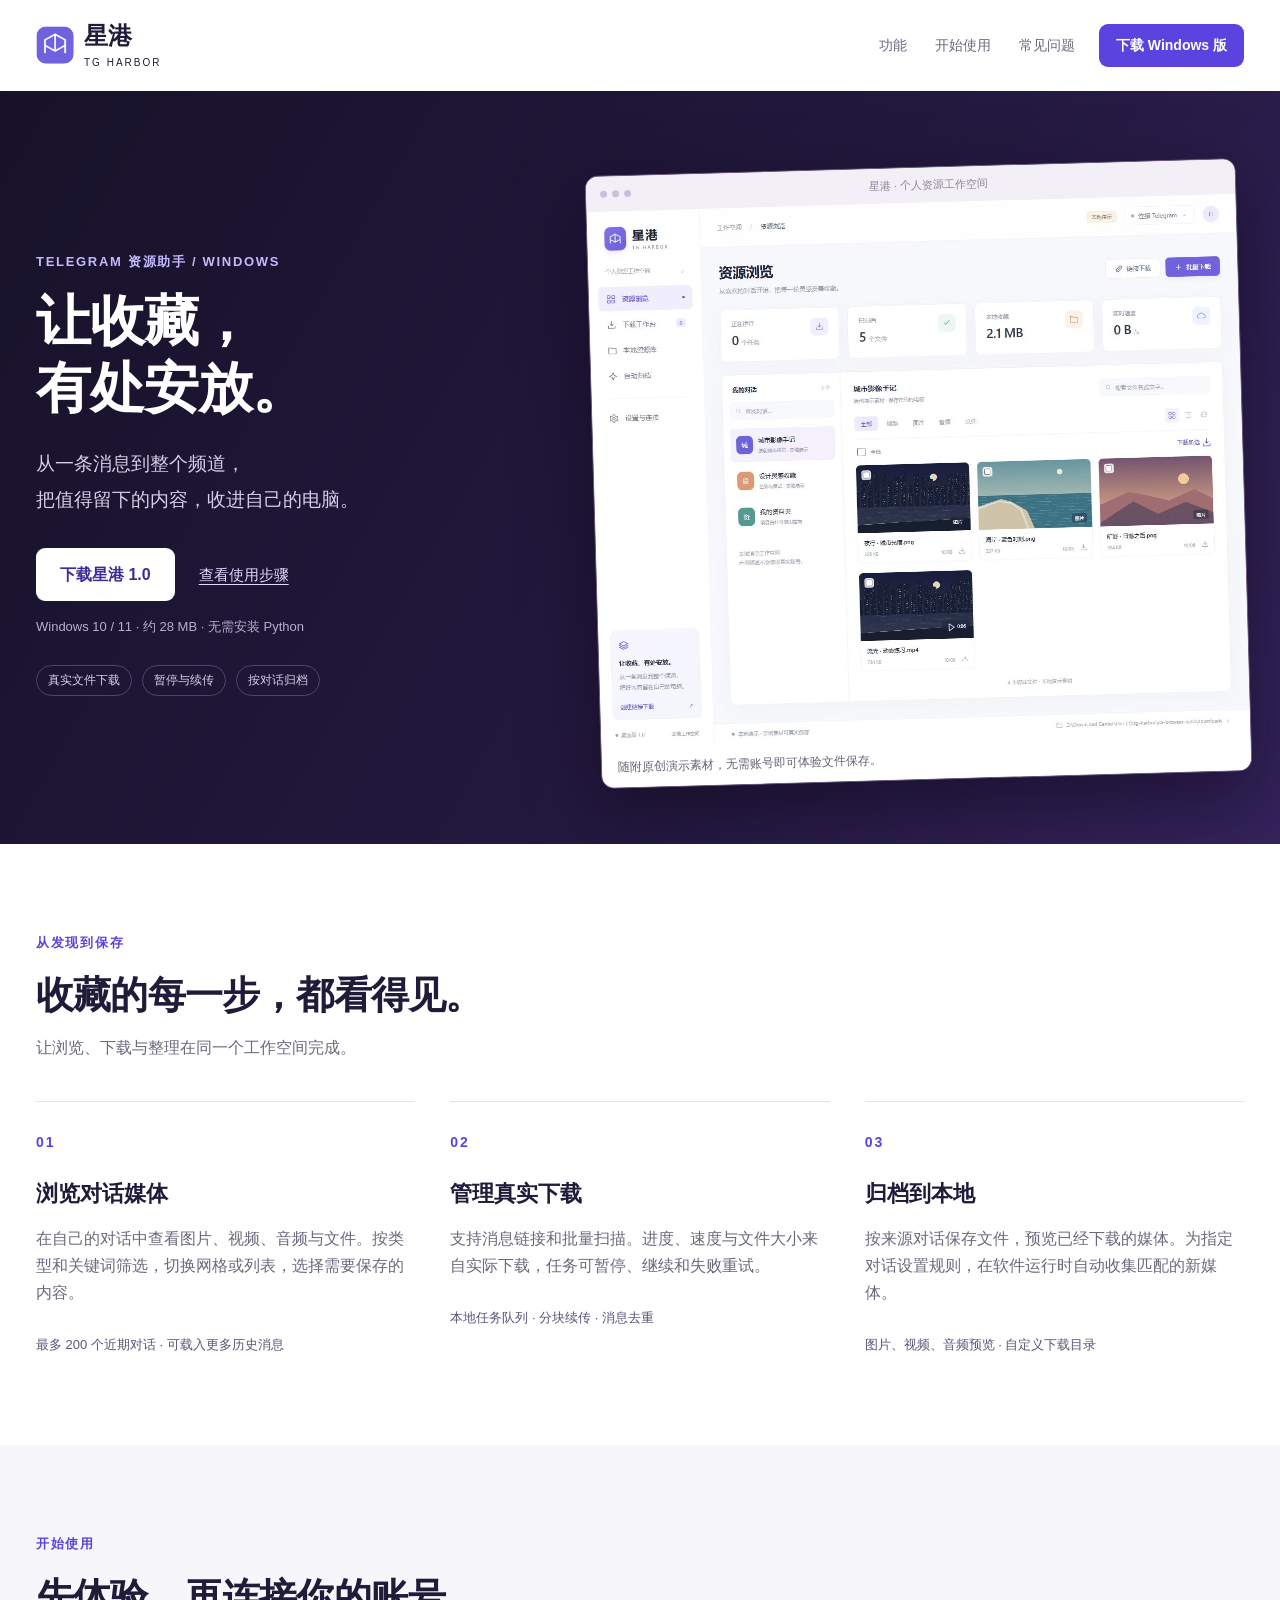
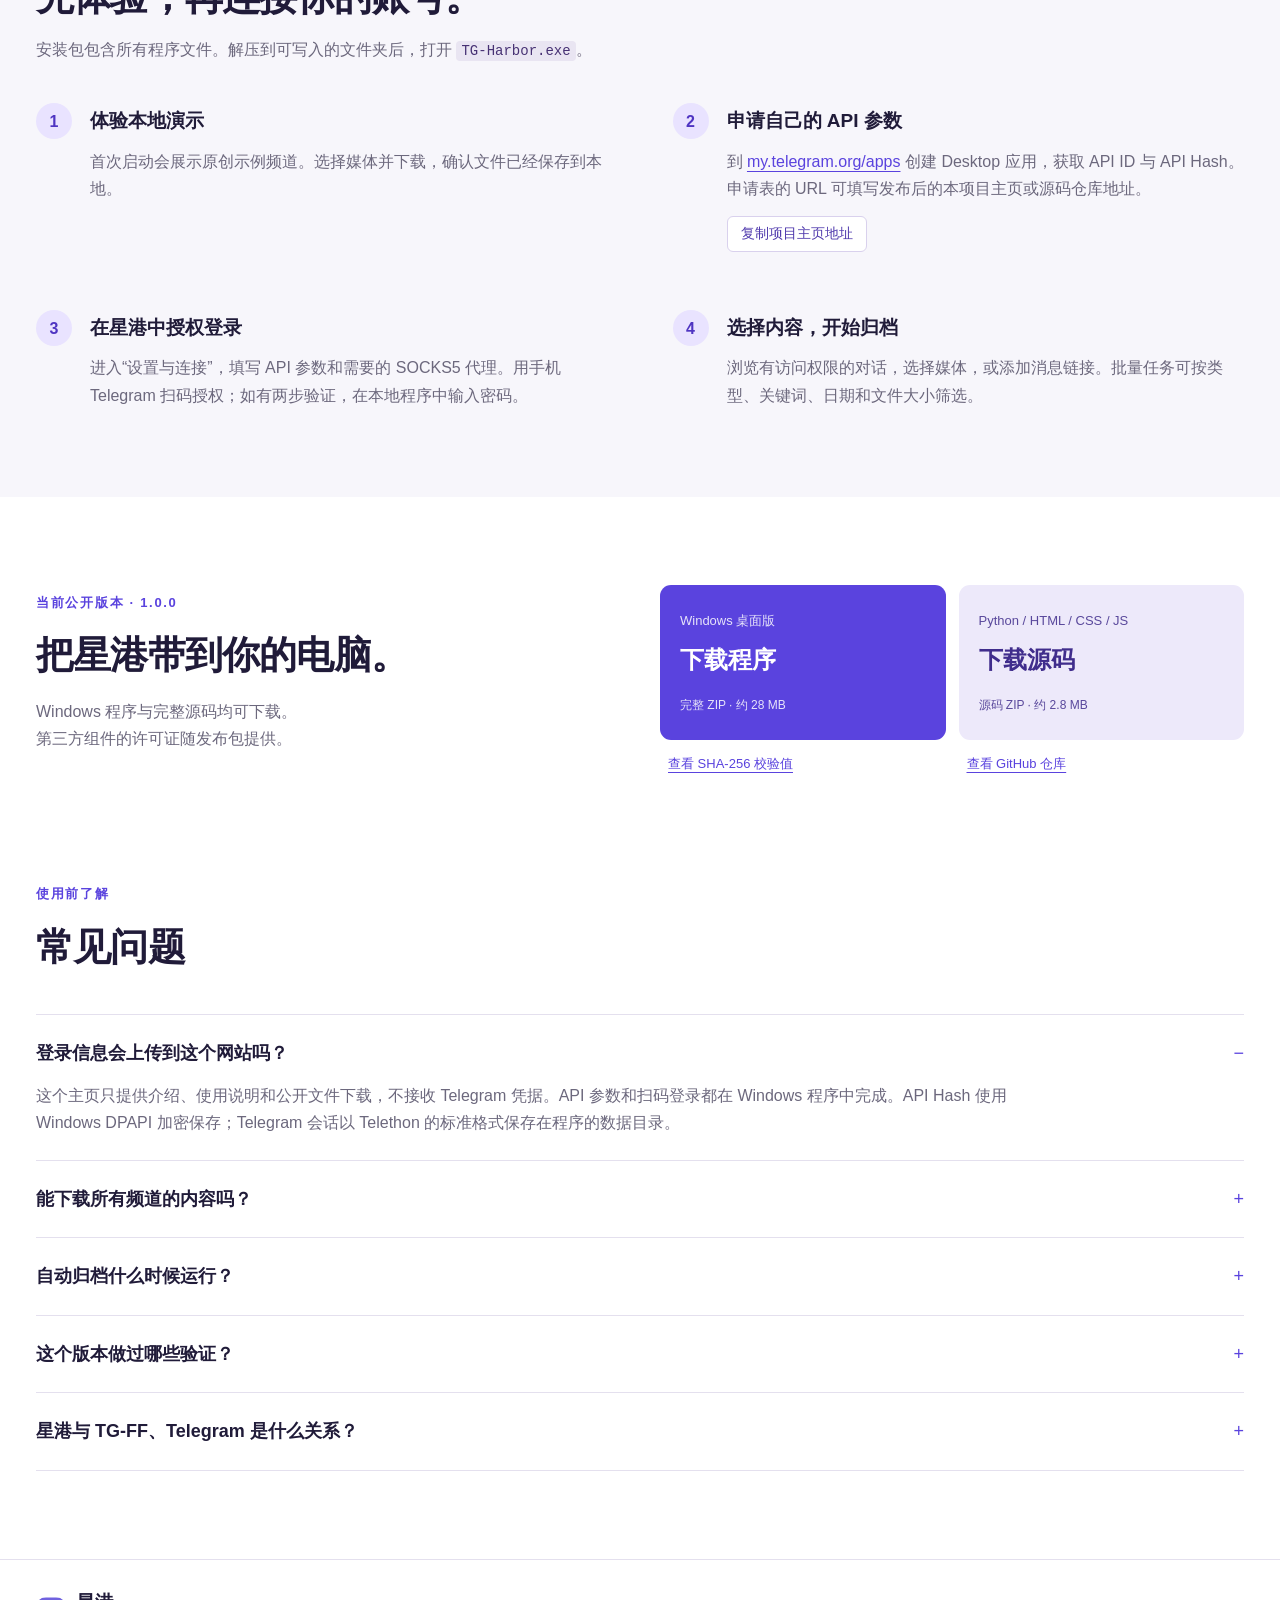
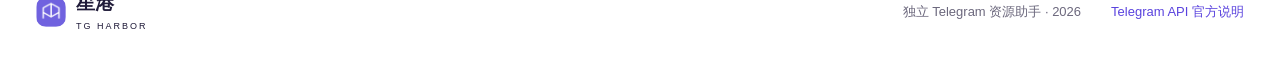
<file: docs/index.html>
<!doctype html>
<html lang="zh-CN">
<head>
  <meta charset="utf-8">
  <meta name="viewport" content="width=device-width, initial-scale=1">
  <meta name="description" content="星港 TG Harbor：Windows Telegram 资源助手。浏览媒体、管理下载、断点续传，将收藏保存在自己的电脑。">
  <meta name="theme-color" content="#5a43de">
  <title>星港 TG Harbor · Telegram 资源助手</title>
  <link rel="icon" href="assets/icon.png" type="image/png">
  <link rel="stylesheet" href="style.css">
  <script src="site.js" defer></script>
</head>
<body>
  <a class="skip" href="#main">跳到正文</a>
  <header class="header">
    <a class="brand" href="#"><img src="assets/icon.png" width="38" height="38" alt=""><span>星港 <small>TG HARBOR</small></span></a>
    <nav aria-label="网站导航"><a href="#features">功能</a><a href="#start">开始使用</a><a href="#questions">常见问题</a></nav>
    <a class="button small" href="#download">下载 Windows 版</a>
  </header>
  <main id="main">
    <section class="hero">
      <div class="hero-inner">
        <div class="hero-copy">
          <p class="eyebrow">TELEGRAM 资源助手 / WINDOWS</p>
          <h1>让收藏，<br>有处安放。</h1>
          <p class="lead">从一条消息到整个频道，<br>把值得留下的内容，收进自己的电脑。</p>
          <div class="actions"><a class="button light" href="downloads/TG-Harbor-Windows-1.0.0.zip" download>下载星港 1.0</a><a class="text-link" href="#start">查看使用步骤</a></div>
          <p class="version">Windows 10 / 11 · 约 28 MB · 无需安装 Python</p>
          <div class="hero-tags"><span>真实文件下载</span><span>暂停与续传</span><span>按对话归档</span></div>
        </div>
        <figure class="product"><div class="window-bar"><span></span><span></span><span></span><b>星港 · 个人资源工作空间</b></div><img src="assets/app-preview.jpg" width="1264" height="1044" alt="星港资源浏览界面：对话列表、媒体缩略图及下载统计，截图为随附演示素材"><figcaption>随附原创演示素材，无需账号即可体验文件保存。</figcaption></figure>
      </div>
    </section>

    <section class="section" id="features">
      <div class="section-head"><p class="eyebrow">从发现到保存</p><h2>收藏的每一步，都看得见。</h2><p>让浏览、下载与整理在同一个工作空间完成。</p></div>
      <div class="features">
        <article><span class="number">01</span><h3>浏览对话媒体</h3><p>在自己的对话中查看图片、视频、音频与文件。按类型和关键词筛选，切换网格或列表，选择需要保存的内容。</p><span class="feature-note">最多 200 个近期对话 · 可载入更多历史消息</span></article>
        <article><span class="number">02</span><h3>管理真实下载</h3><p>支持消息链接和批量扫描。进度、速度与文件大小来自实际下载，任务可暂停、继续和失败重试。</p><span class="feature-note">本地任务队列 · 分块续传 · 消息去重</span></article>
        <article><span class="number">03</span><h3>归档到本地</h3><p>按来源对话保存文件，预览已经下载的媒体。为指定对话设置规则，在软件运行时自动收集匹配的新媒体。</p><span class="feature-note">图片、视频、音频预览 · 自定义下载目录</span></article>
      </div>
    </section>

    <section class="start section" id="start">
      <div class="section-head"><p class="eyebrow">开始使用</p><h2>先体验，再连接你的账号。</h2><p>安装包包含所有程序文件。解压到可写入的文件夹后，打开 <code>TG-Harbor.exe</code>。</p></div>
      <ol class="steps">
        <li><span>1</span><div><h3>体验本地演示</h3><p>首次启动会展示原创示例频道。选择媒体并下载，确认文件已经保存到本地。</p></div></li>
        <li><span>2</span><div><h3>申请自己的 API 参数</h3><p>到 <a href="https://my.telegram.org/apps" target="_blank" rel="noopener noreferrer">my.telegram.org/apps</a> 创建 Desktop 应用，获取 API ID 与 API Hash。申请表的 URL 可填写发布后的本项目主页或源码仓库地址。</p><button class="copy-button" id="copy-home" type="button">复制项目主页地址</button><p class="copy-state" id="copy-state" role="status" aria-live="polite"></p></div></li>
        <li><span>3</span><div><h3>在星港中授权登录</h3><p>进入“设置与连接”，填写 API 参数和需要的 SOCKS5 代理。用手机 Telegram 扫码授权；如有两步验证，在本地程序中输入密码。</p></div></li>
        <li><span>4</span><div><h3>选择内容，开始归档</h3><p>浏览有访问权限的对话，选择媒体，或添加消息链接。批量任务可按类型、关键词、日期和文件大小筛选。</p></div></li>
      </ol>
    </section>

    <section class="download section" id="download">
      <div><p class="eyebrow">当前公开版本 · 1.0.0</p><h2>把星港带到你的电脑。</h2><p>Windows 程序与完整源码均可下载。<br>第三方组件的许可证随发布包提供。</p></div>
      <div class="download-options">
        <a class="download-card" href="downloads/TG-Harbor-Windows-1.0.0.zip" download><span>Windows 桌面版</span><strong>下载程序</strong><small>完整 ZIP · 约 28 MB</small></a>
        <a class="download-card secondary" href="downloads/TG-Harbor-Source-1.0.0.zip" download><span>Python / HTML / CSS / JS</span><strong>下载源码</strong><small>源码 ZIP · 约 2.8 MB</small></a>
        <a class="checksum" href="downloads/SHA256.json">查看 SHA-256 校验值</a>
        <a class="checksum" id="repository-link" hidden>查看 GitHub 仓库</a>
      </div>
    </section>

    <section class="section faq" id="questions">
      <div class="section-head"><p class="eyebrow">使用前了解</p><h2>常见问题</h2></div>
      <details open><summary>登录信息会上传到这个网站吗？</summary><p>这个主页只提供介绍、使用说明和公开文件下载，不接收 Telegram 凭据。API 参数和扫码登录都在 Windows 程序中完成。API Hash 使用 Windows DPAPI 加密保存；Telegram 会话以 Telethon 的标准格式保存在程序的数据目录。</p></details>
      <details><summary>能下载所有频道的内容吗？</summary><p>需要当前账号拥有访问权限，并受 Telegram 的服务器规则与限流约束。软件不会自动加入频道，也不保证下载服务器不允许获取的内容。</p></details>
      <details><summary>自动归档什么时候运行？</summary><p>软件运行、账号已连接且对应规则已开启时，自动处理规则开启后的新媒体。历史内容通过批量任务扫描。当前版本使用串行下载队列。</p></details>
      <details><summary>这个版本做过哪些验证？</summary><p>1.0 版已通过 14 项测试，覆盖实际文件保存、断点续传、去重、任务恢复和本地接口访问控制；界面操作保存的 5 个示例文件通过原文件哈希比对。未使用真实账号完成在线下载测试，在线功能需使用者自行登录验证。</p></details>
      <details><summary>星港与 TG-FF、Telegram 是什么关系？</summary><p>星港是参考 <a href="https://tg-ff.com/v4/" target="_blank" rel="noopener noreferrer">TG-FF 公开资源管理流程</a>独立实现的项目，不是 TG-FF 或 Telegram 的官方产品。当前版本侧重浏览、下载与归档，未包含批量发送、DOCX 导出、Stream 建站及多账号系统。</p></details>
    </section>
  </main>
  <footer><a class="brand" href="#"><img src="assets/icon.png" width="30" height="30" alt=""><span>星港 <small>TG HARBOR</small></span></a><p>独立 Telegram 资源助手 · 2026</p><a href="https://core.telegram.org/api/obtaining_api_id" target="_blank" rel="noopener noreferrer">Telegram API 官方说明</a></footer>
</body>
</html>
</file>
<file: docs/style.css>
:root{--ink:#201b39;--muted:#6c687d;--purple:#5a43de;--border:#e4e0ee;--paper:#fff;--wash:#f7f6fb;font-family:Inter,"Segoe UI","Microsoft YaHei",sans-serif;color:var(--ink);font-size:16px;line-height:1.7;scroll-behavior:smooth;scroll-padding-top:100px}*{box-sizing:border-box}body{margin:0;background:var(--paper)}a{color:var(--purple);text-underline-offset:4px}button,a{-webkit-tap-highlight-color:transparent}a:focus-visible,button:focus-visible,summary:focus-visible{outline:3px solid #c49425;outline-offset:5px}[hidden]{display:none!important}.skip{position:absolute;left:20px;top:-80px;background:white;padding:12px;z-index:9}.skip:focus{top:8px}.header{max-width:1280px;margin:auto;padding:22px 36px;display:flex;gap:24px;align-items:center}.brand{display:flex;align-items:center;gap:10px;color:var(--ink);text-decoration:none;font-size:24px;font-weight:750;line-height:1.2}.brand img{border-radius:10px}.brand small{display:block;font-size:10px;font-weight:500;letter-spacing:2px;margin-top:6px}.header nav{display:flex;gap:28px;margin-left:auto}.header nav a{color:var(--muted);font-size:14px;text-decoration:none}.header nav a:hover{color:var(--purple)}.button{display:inline-flex;justify-content:center;align-items:center;padding:13px 24px;border-radius:9px;background:var(--purple);color:white;font-size:16px;font-weight:650;text-decoration:none;transition:transform .15s,background .15s}.button:hover{background:#4933c1;transform:translateY(-2px)}.button.small{font-size:14px;padding:10px 17px}.hero{background:#171229;background:linear-gradient(120deg,#171229 0%,#241940 60%,#34235c 100%);color:white;overflow:hidden}.hero-inner{max-width:1280px;margin:auto;padding:76px 36px 64px;display:grid;grid-template-columns: .9fr 1.15fr;gap:48px;align-items:center}.eyebrow{font-size:13px;font-weight:650;letter-spacing:1.7px;text-transform:uppercase;color:var(--purple);margin:0 0 15px}.hero .eyebrow{color:#c4b8ff}.hero h1{font-size:clamp(42px,4.3vw,62px);font-weight:720;line-height:1.22;letter-spacing:-1px;margin:0 0 24px}.lead{font-size:19px;line-height:1.9;color:#d5cee7;margin:0 0 30px}.actions{display:flex;gap:24px;align-items:center;flex-wrap:wrap}.button.light{background:white;color:#402a9a}.button.light:hover{background:#ece5ff}.text-link{color:#e1d8ff;font-size:15px}.version{font-size:13px;color:#b9aecd;margin:15px 0 27px}.hero-tags{display:flex;gap:10px;flex-wrap:wrap}.hero-tags span{border:1px solid #514369;border-radius:30px;padding:4px 11px;color:#d7cee7;font-size:12px}.product{margin:0;min-width:0;background:white;border:1px solid #6b577e;border-radius:13px;overflow:hidden;box-shadow:0 26px 70px #0c051580;transform:rotate(-1.6deg)}.window-bar{display:flex;align-items:center;gap:5px;padding:12px 14px;background:#f2eff6;color:#8b8499;line-height:1}.window-bar span{width:7px;height:7px;background:#c9c1d6;border-radius:50%}.window-bar b{font-size:11px;font-weight:500;margin:auto}.product img{width:100%;height:auto;display:block}.product figcaption{font-size:12px;padding:11px 16px;color:#676075;background:white;line-height:1.5}.section{max-width:1280px;margin:auto;padding:88px 36px;scroll-margin-top:25px}.section-head{margin-bottom:40px}.section h2{font-size:clamp(26px,3vw,38px);line-height:1.4;letter-spacing:-.8px;margin:0 0 12px}.section-head>p:last-child{color:var(--muted);max-width:760px;margin:0}.features{display:grid;grid-template-columns:repeat(3,1fr);gap:35px}.features article{padding:26px 0 0;border-top:1px solid var(--border)}.number{font-size:14px;letter-spacing:2px;color:var(--purple);font-weight:650}.features h3{font-size:22px;margin:20px 0 12px}.features p{color:var(--muted);margin:0 0 24px}.feature-note{font-size:13px;color:#5e5279}.start{background:var(--wash);max-width:none;padding-left:max(36px,calc((100vw - 1208px)/2));padding-right:max(36px,calc((100vw - 1208px)/2))}.steps{list-style:none;padding:0;margin:0;display:grid;grid-template-columns:1fr 1fr;gap:30px 65px}.steps li{display:flex;gap:18px;align-items:flex-start}.steps li>span{display:flex;align-items:center;justify-content:center;flex-shrink:0;width:36px;height:36px;background:#e9e3ff;color:#4f35c2;border-radius:50%;font-weight:700}.steps h3{margin:2px 0 10px;font-size:19px}.steps p{margin:0;color:var(--muted)}code{padding:2px 5px;border-radius:4px;background:#e9e5f2;font-size:14px;color:#473274;overflow-wrap:anywhere}.copy-button{display:block;background:white;border:1px solid #d9d1ed;color:#503aad;font-family:inherit;font-size:14px;padding:8px 13px;border-radius:6px;cursor:pointer;margin-top:14px}.copy-button:hover{background:#efebfa}.copy-button:disabled{color:#76707d;cursor:default;background:#eeeaf4}.steps .copy-state{font-size:13px;margin-top:5px;min-height:23px}.download{display:grid;grid-template-columns:1fr 1fr;gap:40px;align-items:center}.download>div>p:last-child{color:var(--muted)}.download-options{display:grid;grid-template-columns:1fr 1fr;gap:13px}.download-card{display:flex;flex-direction:column;align-items:flex-start;padding:25px 20px;border-radius:11px;background:var(--purple);color:white;text-decoration:none;transition:transform .15s}.download-card:hover{transform:translateY(-3px)}.download-card span{font-size:13px;opacity:.85}.download-card strong{font-size:24px;line-height:1.5;margin:10px 0 17px}.download-card small{font-size:12px;opacity:.85}.download-card.secondary{background:#ede9fa;color:#402d8c}.checksum{font-size:13px;margin-left:8px;align-self:center}.faq{padding-top:20px}.faq details{border-top:1px solid var(--border);padding:23px 0}.faq details:last-child{border-bottom:1px solid var(--border)}.faq summary{cursor:pointer;font-weight:600;font-size:18px;list-style:none;display:flex;justify-content:space-between;gap:20px}.faq summary::-webkit-details-marker{display:none}.faq summary::after{content:'+';font-weight:400;color:var(--purple);flex-shrink:0}.faq details[open] summary::after{content:'−'}.faq details p{margin:14px 0 0;color:var(--muted);max-width:1000px}footer{border-top:1px solid var(--border);padding:28px 36px;max-width:1280px;margin:auto;display:flex;gap:30px;align-items:center}footer .brand{font-size:19px}footer .brand small{font-size:9px}footer p{font-size:13px;color:var(--muted);margin-left:auto}footer>a:last-child{font-size:13px;text-decoration:none}@media(max-width:950px){.header{padding:20px 24px}.header nav{gap:18px}.hero-inner{gap:28px;padding:60px 24px}.hero h1{font-size:43px}.lead{font-size:17px}.actions{gap:14px}.section{padding:64px 24px}.features{gap:22px}.features h3{font-size:20px}.start{padding-left:24px;padding-right:24px}.steps{gap:28px}.download{gap:24px}.download-card{padding:20px 16px}}@media(max-width:700px){.header{padding:17px 20px;gap:10px}.header .brand{font-size:22px}.header nav{display:none}.header>.button{margin-left:auto;font-size:12px;padding:9px 12px}.hero-inner{display:flex;flex-direction:column;align-items:stretch;padding:48px 20px 44px;gap:36px}.hero h1{font-size:46px}.hero .lead{font-size:18px}.hero-tags{margin-top:0}.product{transform:none}.window-bar{padding:10px 12px}.section{padding:56px 20px}.section h2{font-size:29px}.section-head{margin-bottom:28px}.features{grid-template-columns:1fr;gap:24px}.features h3{margin:12px 0 9px}.features p{margin-bottom:15px}.start{padding-left:20px;padding-right:20px}.steps{grid-template-columns:1fr;gap:28px}.download{grid-template-columns:1fr;gap:20px}.download-options{gap:12px}.download-card{padding:21px 16px}.download-card strong{font-size:22px}.download-card span{font-size:12px}.faq{padding-top:0}.faq summary{font-size:17px}.faq details p{font-size:16px}footer{padding:25px 20px;gap:16px;flex-wrap:wrap}footer p{margin:0;flex:1;text-align:right}footer>a:last-child{margin-left:40px}}@media(prefers-reduced-motion:reduce){:root{scroll-behavior:auto}.button,.download-card{transition:none}}
</file>
